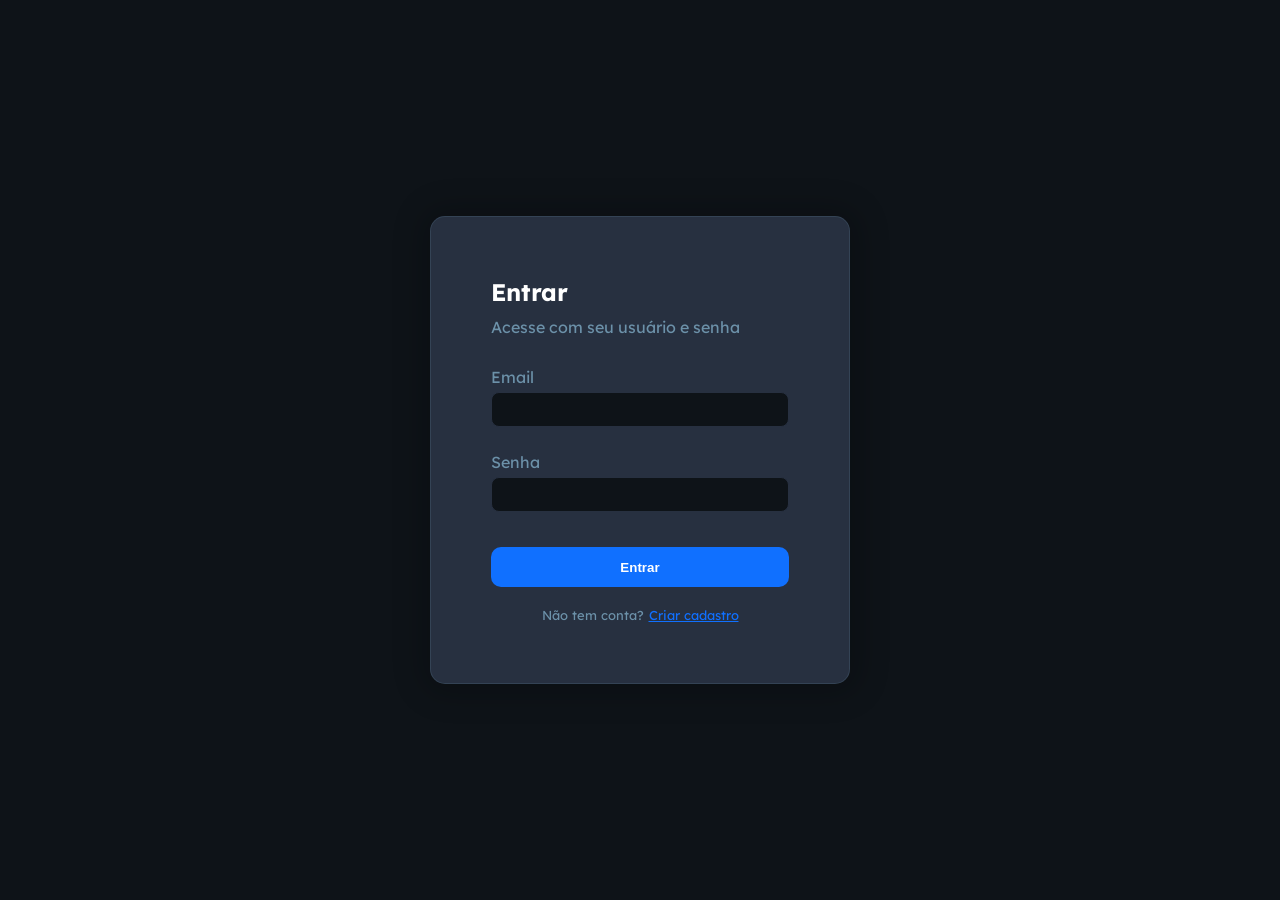
<file: index.html>
<!DOCTYPE html>
<html lang="pt-br">
<head>
    <meta charset="UTF-8">
    <meta name="viewport" content="width=device-width, initial-scale=1.0">
    <title>Entrar</title>
    <link rel="stylesheet" href="https://cdnjs.cloudflare.com/ajax/libs/font-awesome/6.5.2/css/all.min.css" crossorigin="anonymous" referrerpolicy="no-referrer">
    <link rel="stylesheet" href="variaveis.css">
    <link rel="stylesheet" href="style.css">
</head>
<body>
    <div class="div-container-de-tudo">
        <h1>Entrar</h1>
        <p id="infos-login">Acesse com seu usuário e senha</p>

        <div class="div-dos-dados-para-login">
            <div class="div-usuario">
                <label for="usuario-login">Email</label>
                <input id="usuario-login" type="email" required>
            </div>
            <div class="div-senha">
                <label for="senha-login">Senha</label>
                <input id="senha-login" type="password">
            </div>
        </div>

        <button class="botao" id="botao-login" onclick="validarUsuario()">Entrar</button>

        <div class="div-do-texto-abaixo-do-botao">
            <p>Não tem conta? <a href="/signup.html">Criar cadastro</a></p>
        </div>
    </div>

    <div class="div-plataforma modal">
        <div class="cabecalho-agenda">
            <h1>Cadastro na agenda</h1>
            <div class="cabecalho-agenda-direita">
                <p class="contador-cadastrados"><span id="total-cadastrados-agenda">0</span> cadastrados</p>
                <button type="button" class="botao botao-sair" onclick="sairDaConta()">Sair</button>
            </div>
        </div>

        <div class="area-de-cadastro-e-lista">
            <div class="area-cadastro">
                <div class="textos-de-informacoes-cadastro">
                    <h2>Novo cadastro</h2>
                    <p>Preencha os dados da pessoa para incluir na lista</p>
                </div>

                <div class="grupos-campos-cadastro">
                    <div class="campo-cadastro">
                        <label for="cadastro-nome">Nome</label>
                        <input id="cadastro-nome" name="nome" type="text" placeholder="Nome completo" autocomplete="name">
                    </div>
                    <div class="campo-cadastro">
                        <label for="cadastro-email">E-mail</label>
                        <input id="cadastro-email" name="email" type="email" placeholder="seuemail@exemplo.com" autocomplete="email" required>
                    </div>
                    <div class="campo-cadastro">
                        <label for="cadastro-telefone">Telefone</label>
                        <input id="cadastro-telefone" name="telefone" type="tel" placeholder="(00) 00000-0000" autocomplete="tel">
                    </div>
                </div>

                <button onclick="criarCadastroNaLista()">Cadastrar</button>
            </div>
            <div class="area-lista">
                <h2>Pessoas cadastradas</h2>
                <div class="lista-pessoas-cadastradas">
                    <p>Nenhum usuário cadastrado.</p>
                </div>
            </div>
        </div>

    </div>
    <script src="script.js"></script>
</body>
</html>
</file>
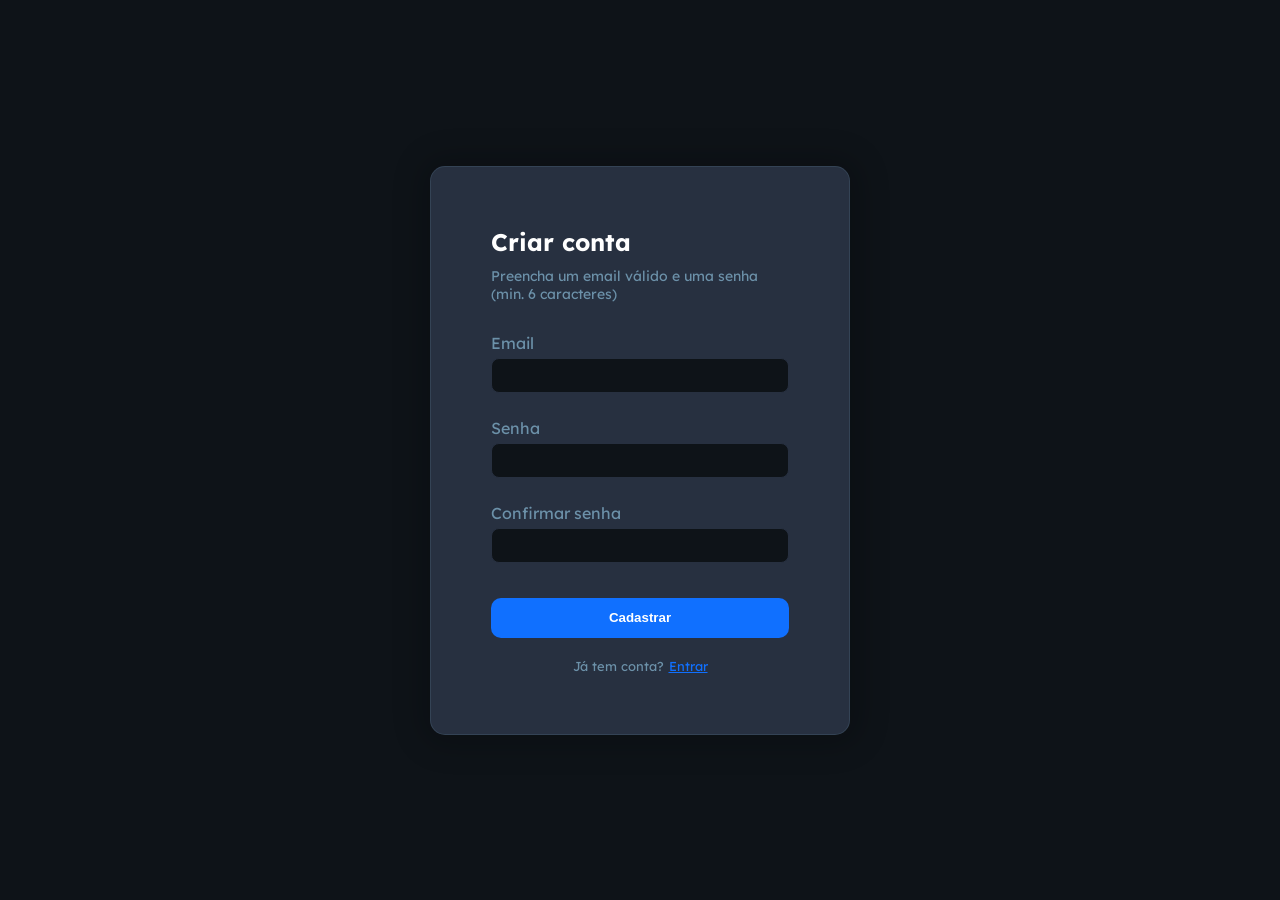
<file: signup.html>
<!DOCTYPE html>
<html lang="pt-br">
<head>
    <meta charset="UTF-8">
    <meta name="viewport" content="width=device-width, initial-scale=1.0">
    <title>Criar conta</title>
    <link rel="stylesheet" href="https://cdnjs.cloudflare.com/ajax/libs/font-awesome/6.5.2/css/all.min.css" crossorigin="anonymous" referrerpolicy="no-referrer">
    <link rel="stylesheet" href="variaveis.css">
    <link rel="stylesheet" href="style.css">
</head>
<body>
    <div class="div-container-de-tudo">
        <h1>Criar conta</h1>
        <p id="infos-criar-conta">Preencha um email válido e uma senha (min. 6 caracteres)</p>

        <div class="div-dos-dados-para-login">
            <div class="div-usuario">
                <label for="usuario-cadastro">Email</label>
                <input id="usuario-cadastro" type="email" required>
            </div>
            <div class="div-senha">
                <label for="senha-cadastro">Senha</label>
                <input id="senha-cadastro" type="password">
            </div>
            <div class="div-senha">
                <label for="confirmar-senha-cadastro">Confirmar senha</label>
                <input id="confirmar-senha-cadastro" type="password">
            </div>
        </div>

        <button class="botao" id="botao-cadastrar" onclick="cadastrarUsuario()">Cadastrar</button>

        <div class="div-do-texto-abaixo-do-botao">
            <p>Já tem conta? <a href="/index.html">Entrar</a></p>
        </div>

    </div>
    <script src="script.js"></script>
</body>
</html>
</file>
<file: variaveis.css>
:root {
    --cor-de-fundo: #0E1318;
    --cor-secundaria: #273040;
    --cor-do-texto: #6C91A9;
    --cor-do-texto-soft: #6C91A933; 
    --cor-do-botao: #1070ff;
    --cor-do-botao-hover: #0051ca;
}
</file>
<file: style.css>
@import url('https://fonts.googleapis.com/css2?family=Lexend:wght@100..900&display=swap');

* {
    margin: 0;
    padding: 0;
    box-sizing: border-box;
}

body {
    display: flex;
    justify-content: center;
    align-items: center;
    height: 100vh;
    font-family: "Lexend", sans-serif;
    background-color: var(--cor-de-fundo);
    color: var(--cor-do-texto);
}

.div-container-de-tudo {
    width: clamp(280px, 90vw, 420px);
    display: flex;
    flex-direction: column;
    gap: 10px;
    padding: 60px;
    background-color: var(--cor-secundaria);
    border-radius: 15px;
    box-shadow: 1px 1px 30px 10px #0003;
    border: 1px solid var(--cor-do-texto-soft);
}

.div-container-de-tudo > h1 {
    font-size: 1.5rem;
    color: white;
}

#infos-criar-conta {
    font-size: 14px;
}

.div-dos-dados-para-login {
    display: flex;
    flex-direction: column;
    gap: 20px;
    margin: 20px 0;
}

.div-dos-dados-para-login input {
    height: 35px;
    padding: 10px;
    margin: 5px 0;
    border-radius: 8px;
    outline: none;
    border: 1px solid var(--cor-secundaria);
    background-color: var(--cor-de-fundo);
    caret-color: var(--cor-do-texto);
    color: #aaa;
    transition: 0.4s ease;
}

.div-dos-dados-para-login input:focus {
    outline: none;
    border: 1px solid var(--cor-do-texto);

}

.div-usuario,
.div-senha {
    width: 100%;
}

.div-usuario input,
.div-senha input {
    width: 100%;
}

.botao {
    background-color: var(--cor-do-botao);
    color: white;
    font-weight: 600;
    outline: none;
    border-radius: 10px;
    border: none;
    height: 40px;
    cursor: pointer;
    transition: 0.2s ease;
}

.botao:hover {
    background-color: var(--cor-do-botao-hover);
}

.div-do-texto-abaixo-do-botao p {
    width: 100%;
    font-size: 13px;
    margin-top: 10px;
    display: flex;
    justify-content: center;
    gap: 5px;
}

.div-do-texto-abaixo-do-botao a,
.div-do-texto-abaixo-do-botao a:visited {
    color: var(--cor-do-botao);
}

/* AGENDA */
body.logado {
    align-items: flex-start;
    padding: 24px 16px;
    height: auto;
    min-height: 100vh;
}

body.logado .div-container-de-tudo {
    display: none;
}

.modal {
    display: none;
}

body.logado .modal {
    display: block;
    width: 100%;
    max-width: 1000px;
    margin: 0 auto;
}

.div-plataforma {
    width: clamp(320px, 70vw, 1000px);
}

.cabecalho-agenda {
    display: flex;
    flex-wrap: wrap;
    align-items: center;
    margin: 40px 0;
}

.cabecalho-agenda-direita {
    margin: 10px 0 0 auto;
    display: flex;
    align-items: center;
    gap: 16px;
    flex-wrap: wrap;
}

.texto-usuario-sessao {
    font-size: 14px;
}

.texto-usuario-sessao strong:empty {
    display: none;
}

.botao-sair {
    width: auto;
    min-width: 88px;
    height: 38px;
    padding: 0 16px;
    font-size: 14px;
    background-color: var(--cor-secundaria);
    border: 1px solid var(--cor-do-texto-soft);
    color: var(--cor-do-texto);
}

.botao-sair:hover {
    background-color: var(--cor-de-fundo);
    color: #fff;
}

.area-de-cadastro-e-lista {
    display: flex;
    flex-wrap: wrap;
    gap: 30px;
}

.area-cadastro {
    display: flex;
    background-color: var(--cor-do-texto-soft);
    border-radius: 15px;
    color: var(--cor-do-texto);
    flex-direction: column;
    padding: 30px;
}

.textos-de-informacoes-cadastro {
    margin: 30px 0;
}

.textos-de-informacoes-cadastro > p {
    font-size: 13px;
}

.grupos-campos-cadastro {
    display: flex;
    flex-direction: column;
    gap: 18px;
}

.campo-cadastro {
    display: flex;
    flex-direction: column;
    gap: 3px;
}

.campo-cadastro input {
    height: 35px;
    padding: 10px;
    margin: 5px 0;
    border-radius: 8px;
    outline: none;
    border: 1px solid var(--cor-secundaria);
    background-color: var(--cor-de-fundo);
    caret-color: var(--cor-do-texto);
    color: #aaa;
    transition: 0.4s ease;
}

.campo-cadastro input:focus {
    outline: none;
    border: 1px solid var(--cor-do-texto);
}

.area-cadastro button {
    margin: 20px 0;
    padding: 10px;
    border-radius: 10px;
    border: none;
    outline: none;
    background-color: var(--cor-do-botao);
    color: white;
    font-weight: 500;
    font-size: 16px;
    cursor: pointer;
    transition: 0.4s ease;
}

.area-cadastro button:hover {
    background-color: var(--cor-do-botao-hover);
}

.area-lista {
    background-color: var(--cor-do-texto-soft);
    color: var(--cor-do-texto);
    flex-grow: 1;
    display: flex;
    flex-direction: column;
    gap: 10px;
    padding: 30px;
    border-radius: 15px;
    max-width: 100%;
}

.lista-pessoas-cadastradas {
    width: 100%;
    overflow-x: auto;
}

.lista-pessoas-cadastradas > p {
    width: 100%;
    text-align: center;
    padding: 26px 0;
}

.tabela-cadastros {
    width: 100%;
    border-collapse: collapse;
}

.tabela-cadastros thead th {
    text-align: left;
    padding: 14px 10px;
    border-bottom: 1px solid #ffffff2a;
    font-size: 22px;
    font-weight: 500;
}

.tabela-cadastros td {
    padding: 14px 10px;
    font-size: 14px;
    color: #b3c8dd;
}

.tabela-cadastros th:last-child,
.tabela-cadastros td:last-child {
    width: 80px;
}

.botao-remover-cadastro {
    width: 44px;
    height: 36px;
    border: 1px solid transparent;
    border-radius: 10px;
    background-color: #0f1622;
    color: #9ecbff;
    cursor: pointer;
    transition: 0.2s ease;
}

.botao-remover-cadastro:hover {
    border-color: #9ecbff66;
    color: #ffffff;
}

.botao-remover-cadastro i {
    pointer-events: none;
}
</file>
